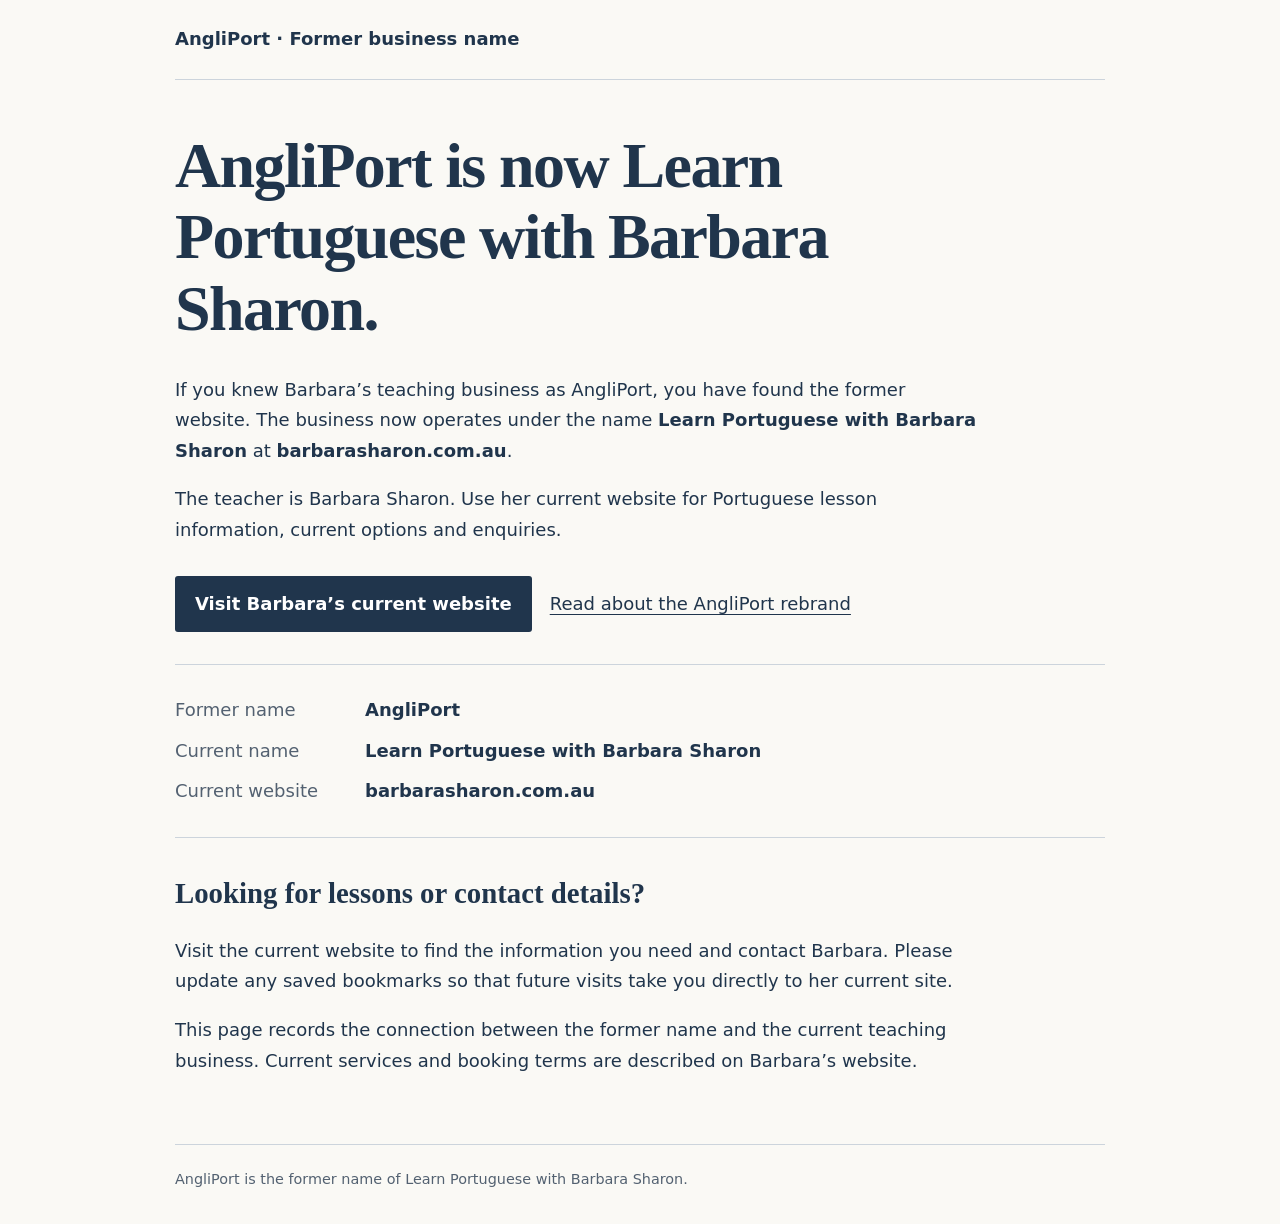
<file: index.html>
<!doctype html>
<html lang="en"><head>
<meta charset="utf-8"><meta name="viewport" content="width=device-width,initial-scale=1">
<title>AngliPort is now Learn Portuguese with Barbara Sharon</title>
<meta name="description" content="AngliPort is now Learn Portuguese with Barbara Sharon. Find Barbara’s current website, Portuguese lesson information and the story of the rebrand.">
<meta name="robots" content="index,follow,max-image-preview:large">
<link rel="canonical" href="https://angliport.com/">
<link rel="icon" href="/images/favicon.png">
<meta property="og:type" content="website"><meta property="og:url" content="https://angliport.com/">
<meta property="og:title" content="AngliPort is now Learn Portuguese with Barbara Sharon">
<meta property="og:description" content="The business has a new name and website. Find current information and the AngliPort rebrand history.">
<meta property="og:image" content="https://angliport.com/images/Barbara-Sharon-OG.jpg">
<script type="application/ld+json">{"@context": "https://schema.org", "@type": "WebPage", "@id": "https://angliport.com/#webpage", "url": "https://angliport.com/", "name": "AngliPort is now Learn Portuguese with Barbara Sharon", "description": "The former AngliPort teaching business now operates as Learn Portuguese with Barbara Sharon. Find the current website and rebrand information.", "inLanguage": "en", "dateModified": "2026-10-28", "about": {"@type": "Organization", "name": "Learn Portuguese with Barbara Sharon", "alternateName": "AngliPort", "url": "https://barbarasharon.com.au/en/"}}</script>
<style>
:root{color-scheme:light;--ink:#20354c;--paper:#faf9f5;--muted:#536171;--line:#ccd4dc;--accent:#873f24}*{box-sizing:border-box}body{margin:0;background:var(--paper);color:var(--ink);font:18px/1.7 system-ui,-apple-system,BlinkMacSystemFont,"Segoe UI",sans-serif}.wrap{width:min(930px,calc(100% - 48px));margin:auto}header{padding:24px 0;border-bottom:1px solid var(--line)}header p{margin:0;font-weight:650}main{padding:50px 0}h1{font:600 clamp(2.4rem,5.3vw,4rem)/1.12 Georgia,serif;letter-spacing:-.025em;max-width:22ch;margin:0 0 30px}h2{font:600 1.8rem/1.25 Georgia,serif;margin-top:38px}p{max-width:70ch}a{color:var(--ink);text-underline-offset:.2em}a:hover{color:var(--accent)}a:focus-visible{outline:3px solid var(--accent);outline-offset:5px}.skip{position:absolute;top:-100px;left:20px;background:white;padding:10px}.skip:focus{top:5px}.actions{display:flex;flex-wrap:wrap;gap:18px;align-items:center;margin:30px 0}.button{padding:13px 20px;background:var(--ink);color:white;border-radius:3px;font-weight:600;text-decoration:none}.button:hover{color:white;background:#344f6b}.identity{border-top:1px solid var(--line);border-bottom:1px solid var(--line);padding:20px 0;margin:32px 0}.identity div{display:grid;grid-template-columns:170px 1fr;gap:20px;margin:10px 0}.identity dt{color:var(--muted)}.identity dd{margin:0;font-weight:600}footer{font-size:.9rem;color:var(--muted);border-top:1px solid var(--line);padding:22px 0 32px}footer p{margin:0}@media(max-width:550px){.identity div{grid-template-columns:1fr;gap:0}main{padding:34px 0}}@media print{body{background:white;color:black;font-size:11pt}.wrap{width:100%}main{padding:20px 0}h1{font-size:28pt}.button{color:black;background:white;border:1px solid black}.skip{display:none}}
</style>
<script async="" src="https://www.googletagmanager.com/gtag/js?id=G-14XS8YCMKC"></script>
<script>
        window.dataLayer = window.dataLayer || [];
        function gtag() {
            dataLayer.push(arguments);
        }
        gtag("js", new Date());

      // Primary domain property
        gtag("config", "G-14XS8YCMKC");

      // Secondary domain property
      gtag("config", "G-TPPMQ0LMKX");
    </script>
<script>
        (function (c, l, a, r, i, t, y) {
            c[a] =
                c[a] ||
                function () {
                    (c[a].q = c[a].q || []).push(arguments);
                };
            t = l.createElement(r);
            t.async = 1;
            t.src = "https://www.clarity.ms/tag/" + i + "?ref=bwt";
            y = l.getElementsByTagName(r)[0];
            y.parentNode.insertBefore(t, y);
        })(window, document, "clarity", "script", "vnkz084oz9");
    </script>
</head><body>
<a href="#main" class="skip">Skip to content</a>
<header class="wrap"><p>AngliPort · Former business name</p></header>
<main id="main" class="wrap">
<h1>AngliPort is now Learn Portuguese with Barbara Sharon.</h1>
<p>If you knew Barbara’s teaching business as AngliPort, you have found the former website. The business now operates under the name <strong>Learn Portuguese with Barbara Sharon</strong> at <strong>barbarasharon.com.au</strong>.</p>
<p>The teacher is Barbara Sharon. Use her current website for Portuguese lesson information, current options and enquiries.</p>
<div class="actions"><a class="button" href="https://barbarasharon.com.au/en/">Visit Barbara’s current website</a><a href="https://barbarasharon.com.au/en/angliport/">Read about the AngliPort rebrand</a></div>
<dl class="identity"><div><dt>Former name</dt><dd>AngliPort</dd></div><div><dt>Current name</dt><dd>Learn Portuguese with Barbara Sharon</dd></div><div><dt>Current website</dt><dd>barbarasharon.com.au</dd></div></dl>
<h2>Looking for lessons or contact details?</h2>
<p>Visit the current website to find the information you need and contact Barbara. Please update any saved bookmarks so that future visits take you directly to her current site.</p>
<p>This page records the connection between the former name and the current teaching business. Current services and booking terms are described on Barbara’s website.</p>
</main><footer class="wrap"><p>AngliPort is the former name of Learn Portuguese with Barbara Sharon.</p></footer>
</body></html>
</file>
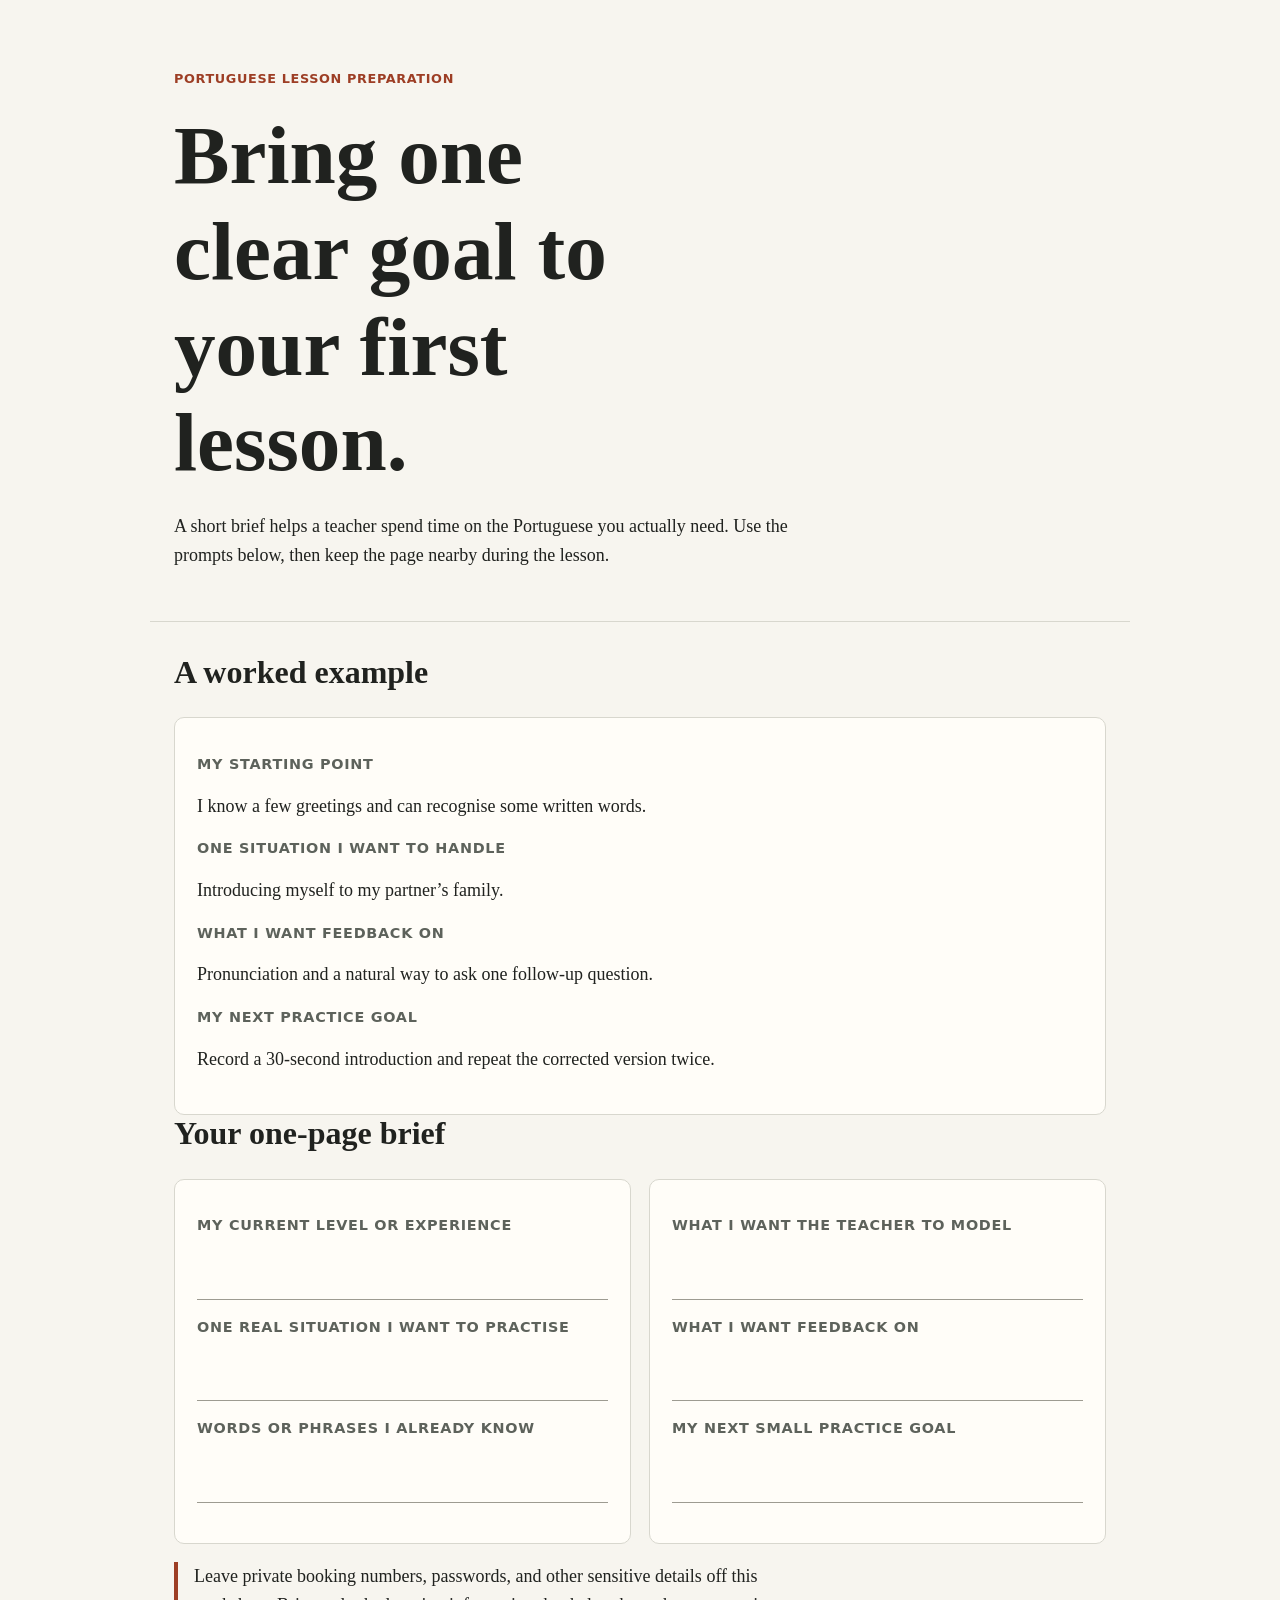
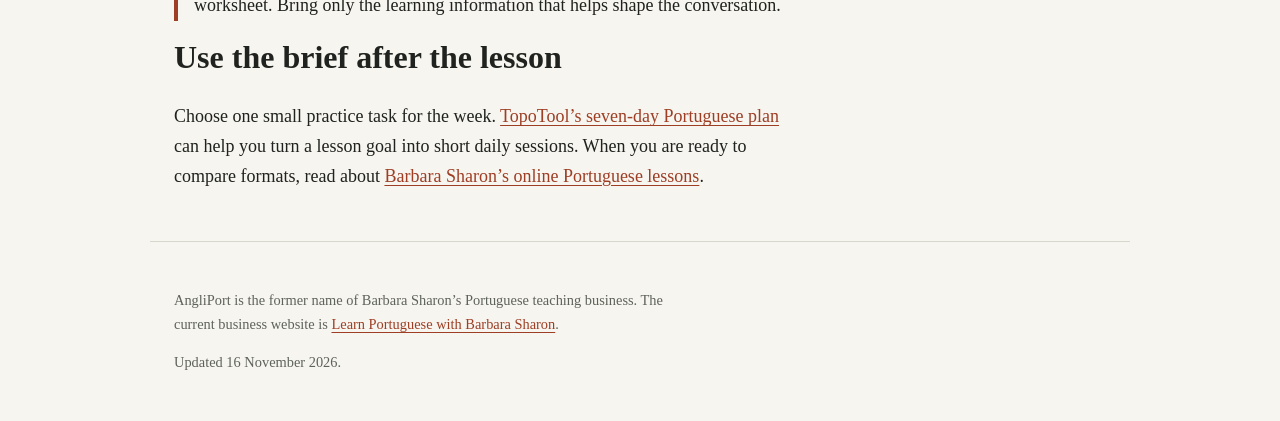
<file: first-portuguese-lesson-brief/index.html>
<!doctype html>
<html lang="en">
<head>
  <meta charset="utf-8">
  <meta name="viewport" content="width=device-width, initial-scale=1">
  <title>First Portuguese Lesson Brief | AngliPort</title>
  <meta name="description" content="Prepare a clear one-page brief for your first Portuguese lesson with prompts for your level, situation, feedback, and next practice goal.">
  <link rel="canonical" href="https://angliport.com/first-portuguese-lesson-brief/">
  <meta property="og:type" content="article">
  <meta property="og:title" content="First Portuguese Lesson Brief">
  <meta property="og:description" content="Prepare a clear one-page brief for your first Portuguese lesson.">
  <meta property="og:url" content="https://angliport.com/first-portuguese-lesson-brief/">
  <script type="application/ld+json">{"@context":"https://schema.org","@type":"WebPage","@id":"https://angliport.com/first-portuguese-lesson-brief/#webpage","url":"https://angliport.com/first-portuguese-lesson-brief/","name":"First Portuguese Lesson Brief","description":"Prepare a clear one-page brief for your first Portuguese lesson with prompts for your level, situation, feedback, and next practice goal.","inLanguage":"en","dateModified":"2026-11-16"}</script>
  <style>
    :root{color-scheme:light;--ink:#20221f;--muted:#5d625b;--paper:#f7f5ef;--card:#fffdf8;--line:#d8d7ce;--accent:#9d3e25}*{box-sizing:border-box}body{margin:0;background:var(--paper);color:var(--ink);font:18px/1.65 Georgia,serif}main,header,footer{max-width:980px;margin:auto;padding:32px 24px}header{padding-top:58px;border-bottom:1px solid var(--line)}h1,h2{line-height:1.15;font-weight:600}h1{font-size:clamp(2.5rem,7vw,5.2rem);max-width:13ch;margin:.25em 0}h2{font-size:2rem;margin-top:0}p{max-width:70ch}.eyebrow,label,.small{font:600 .8rem/1.3 system-ui,sans-serif;letter-spacing:.05em}.eyebrow{color:var(--accent);text-transform:uppercase}.grid{display:grid;grid-template-columns:repeat(auto-fit,minmax(260px,1fr));gap:18px}.card{background:var(--card);border:1px solid var(--line);padding:22px;border-radius:10px}.prompt{color:var(--muted);font:600 .9rem/1.3 system-ui,sans-serif;text-transform:uppercase;letter-spacing:.05em}.blank{min-height:2.8em;border-bottom:1px solid #9d9b91;margin:0 0 18px}.note{border-left:4px solid var(--accent);padding-left:16px}a{color:var(--accent);text-underline-offset:3px}footer{border-top:1px solid var(--line);color:var(--muted);font-size:.9rem}@media print{body{background:#fff}header,main,footer{padding:18px}.card{break-inside:avoid}}
  </style>
</head>
<body>
  <header>
    <p class="eyebrow">Portuguese lesson preparation</p>
    <h1>Bring one clear goal to your first lesson.</h1>
    <p>A short brief helps a teacher spend time on the Portuguese you actually need. Use the prompts below, then keep the page nearby during the lesson.</p>
  </header>
  <main>
    <section aria-labelledby="example">
      <h2 id="example">A worked example</h2>
      <article class="card"><p class="prompt">My starting point</p><p>I know a few greetings and can recognise some written words.</p><p class="prompt">One situation I want to handle</p><p>Introducing myself to my partner’s family.</p><p class="prompt">What I want feedback on</p><p>Pronunciation and a natural way to ask one follow-up question.</p><p class="prompt">My next practice goal</p><p>Record a 30-second introduction and repeat the corrected version twice.</p></article>
    </section>
    <section aria-labelledby="blank">
      <h2 id="blank">Your one-page brief</h2>
      <div class="grid">
        <article class="card"><p class="prompt">My current level or experience</p><p class="blank"></p><p class="prompt">One real situation I want to practise</p><p class="blank"></p><p class="prompt">Words or phrases I already know</p><p class="blank"></p></article>
        <article class="card"><p class="prompt">What I want the teacher to model</p><p class="blank"></p><p class="prompt">What I want feedback on</p><p class="blank"></p><p class="prompt">My next small practice goal</p><p class="blank"></p></article>
      </div>
      <p class="note">Leave private booking numbers, passwords, and other sensitive details off this worksheet. Bring only the learning information that helps shape the conversation.</p>
    </section>
    <section aria-labelledby="next">
      <h2 id="next">Use the brief after the lesson</h2>
      <p>Choose one small practice task for the week. <a rel="nofollow" href="https://www.topotool.com/seven-day-portuguese-plan/">TopoTool’s seven-day Portuguese plan</a> can help you turn a lesson goal into short daily sessions. When you are ready to compare formats, read about <a rel="nofollow" href="https://barbarasharon.com.au/en/portuguese-teaching-services/online-portuguese-lessons/">Barbara Sharon’s online Portuguese lessons</a>.</p>
    </section>
  </main>
  <footer><p>AngliPort is the former name of Barbara Sharon’s Portuguese teaching business. The current business website is <a rel="nofollow" href="https://barbarasharon.com.au/">Learn Portuguese with Barbara Sharon</a>.</p><p>Updated <time datetime="2026-11-16">16 November 2026</time>.</p></footer>
</body>
</html>
</file>
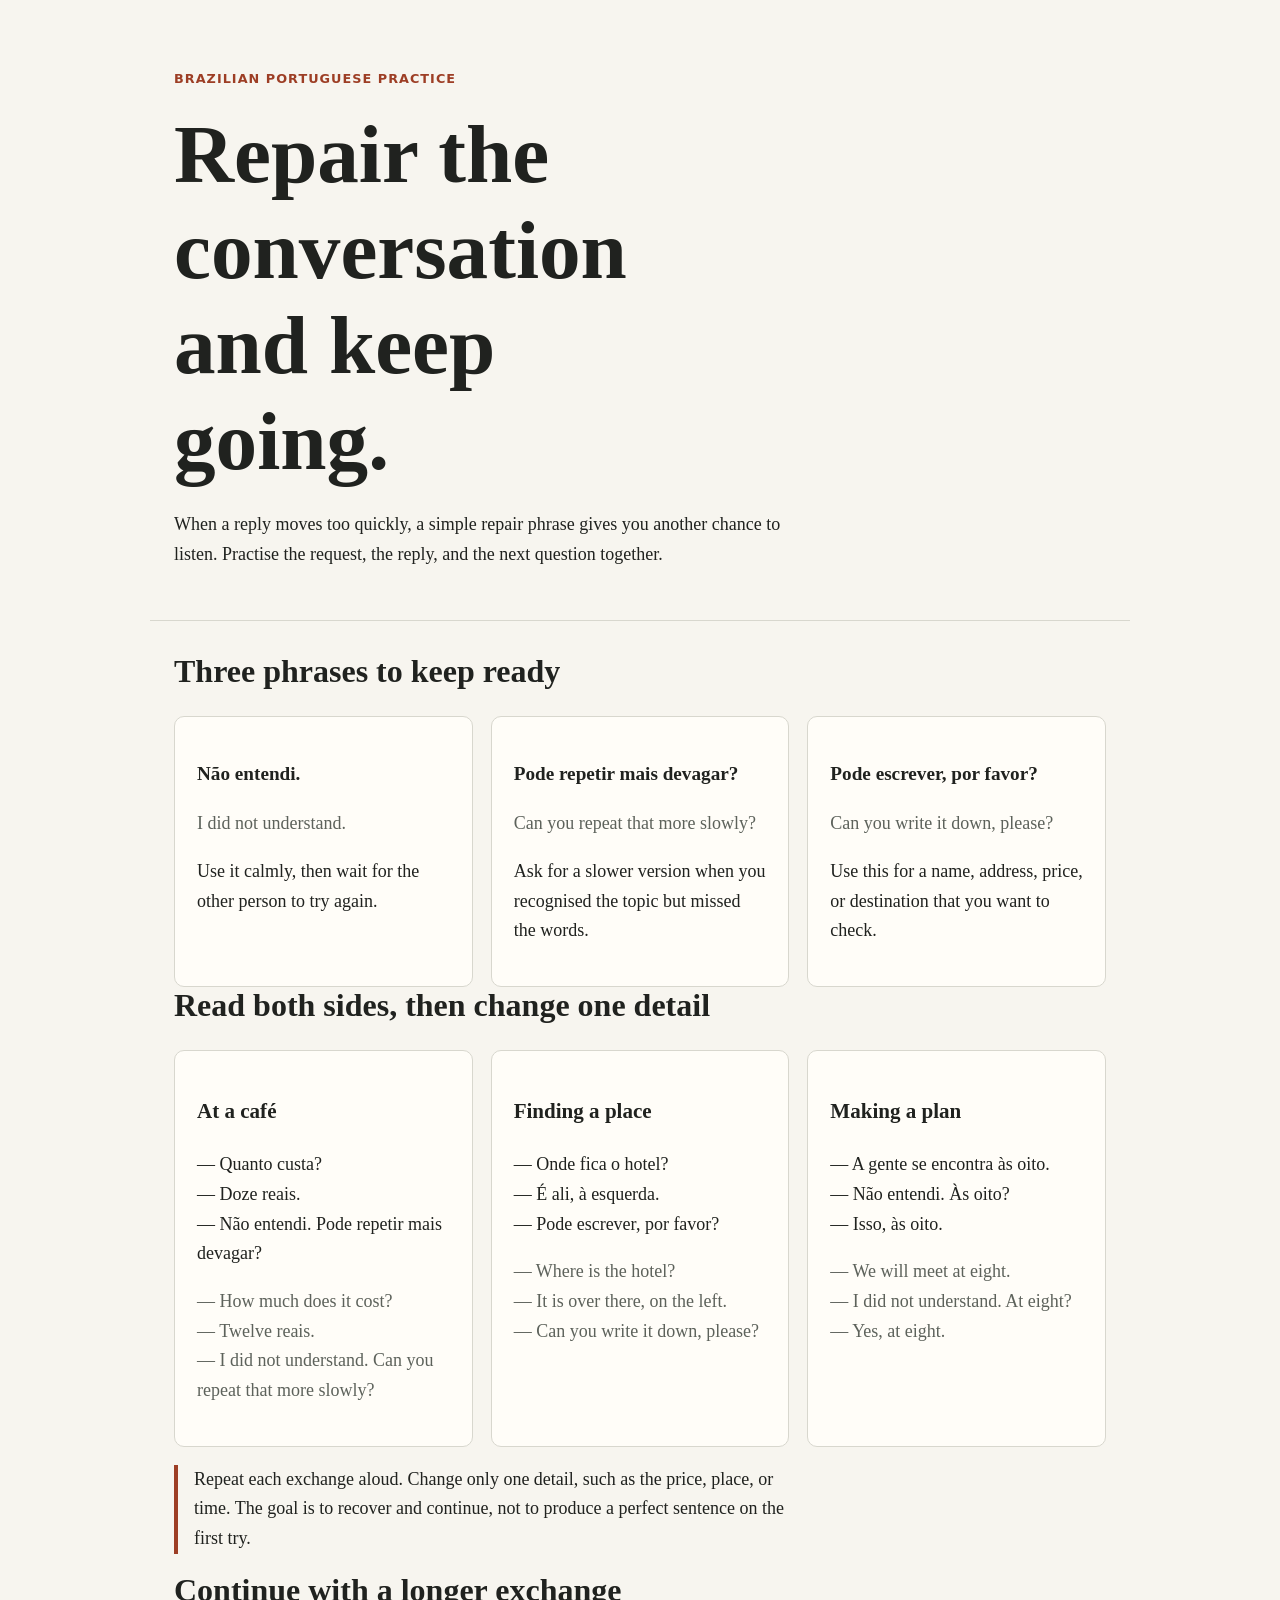
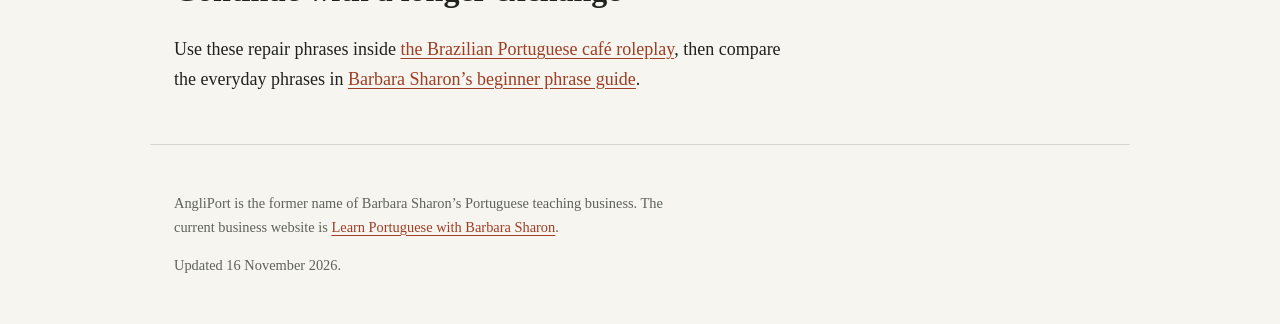
<file: portuguese-conversation-repair/index.html>
<!doctype html>
<html lang="en">
<head>
  <meta charset="utf-8">
  <meta name="viewport" content="width=device-width, initial-scale=1">
  <title>Portuguese Conversation Repair Practice | AngliPort</title>
  <meta name="description" content="Practise asking for repetition, a slower reply, or a written detail in Brazilian Portuguese with three short conversation repair drills.">
  <link rel="canonical" href="https://angliport.com/portuguese-conversation-repair/">
  <meta property="og:type" content="article">
  <meta property="og:title" content="Portuguese Conversation Repair Practice">
  <meta property="og:description" content="Practise asking for repetition, a slower reply, or a written detail in Brazilian Portuguese.">
  <meta property="og:url" content="https://angliport.com/portuguese-conversation-repair/">
  <script type="application/ld+json">{"@context":"https://schema.org","@type":"WebPage","@id":"https://angliport.com/portuguese-conversation-repair/#webpage","url":"https://angliport.com/portuguese-conversation-repair/","name":"Portuguese Conversation Repair Practice","description":"Practise asking for repetition, a slower reply, or a written detail in Brazilian Portuguese with three short conversation repair drills.","inLanguage":"en","dateModified":"2026-11-16"}</script>
  <style>
    :root{color-scheme:light;--ink:#20221f;--muted:#5d625b;--paper:#f7f5ef;--card:#fffdf8;--line:#d8d7ce;--accent:#9d3e25}*{box-sizing:border-box}body{margin:0;background:var(--paper);color:var(--ink);font:18px/1.65 Georgia,serif}main,header,footer{max-width:980px;margin:auto;padding:32px 24px}header{padding-top:58px;border-bottom:1px solid var(--line)}h1,h2{line-height:1.15;font-weight:600}h1{font-size:clamp(2.5rem,7vw,5.2rem);max-width:12ch;margin:.25em 0}h2{font-size:2rem;margin-top:0}p{max-width:70ch}.eyebrow{font:600 .8rem/1.2 system-ui,sans-serif;letter-spacing:.08em;text-transform:uppercase;color:var(--accent)}.grid{display:grid;grid-template-columns:repeat(auto-fit,minmax(240px,1fr));gap:18px}.card{background:var(--card);border:1px solid var(--line);padding:22px;border-radius:10px}.pt{font-size:1.2rem;font-weight:600}.meaning{color:var(--muted)}a{color:var(--accent);text-underline-offset:3px}.note{border-left:4px solid var(--accent);padding-left:16px}footer{border-top:1px solid var(--line);color:var(--muted);font-size:.9rem}@media print{body{background:#fff}header,main,footer{padding:18px}.card{break-inside:avoid}}
  </style>
</head>
<body>
  <header>
    <p class="eyebrow">Brazilian Portuguese practice</p>
    <h1>Repair the conversation and keep going.</h1>
    <p>When a reply moves too quickly, a simple repair phrase gives you another chance to listen. Practise the request, the reply, and the next question together.</p>
  </header>
  <main>
    <section aria-labelledby="phrases">
      <h2 id="phrases">Three phrases to keep ready</h2>
      <div class="grid">
        <article class="card"><p class="pt" lang="pt-BR">Não entendi.</p><p class="meaning">I did not understand.</p><p>Use it calmly, then wait for the other person to try again.</p></article>
        <article class="card"><p class="pt" lang="pt-BR">Pode repetir mais devagar?</p><p class="meaning">Can you repeat that more slowly?</p><p>Ask for a slower version when you recognised the topic but missed the words.</p></article>
        <article class="card"><p class="pt" lang="pt-BR">Pode escrever, por favor?</p><p class="meaning">Can you write it down, please?</p><p>Use this for a name, address, price, or destination that you want to check.</p></article>
      </div>
    </section>
    <section aria-labelledby="drills">
      <h2 id="drills">Read both sides, then change one detail</h2>
      <div class="grid">
        <article class="card"><h3>At a café</h3><p lang="pt-BR">— Quanto custa?<br>— Doze reais.<br>— Não entendi. Pode repetir mais devagar?</p><p class="meaning">— How much does it cost?<br>— Twelve reais.<br>— I did not understand. Can you repeat that more slowly?</p></article>
        <article class="card"><h3>Finding a place</h3><p lang="pt-BR">— Onde fica o hotel?<br>— É ali, à esquerda.<br>— Pode escrever, por favor?</p><p class="meaning">— Where is the hotel?<br>— It is over there, on the left.<br>— Can you write it down, please?</p></article>
        <article class="card"><h3>Making a plan</h3><p lang="pt-BR">— A gente se encontra às oito.<br>— Não entendi. Às oito?<br>— Isso, às oito.</p><p class="meaning">— We will meet at eight.<br>— I did not understand. At eight?<br>— Yes, at eight.</p></article>
      </div>
      <p class="note">Repeat each exchange aloud. Change only one detail, such as the price, place, or time. The goal is to recover and continue, not to produce a perfect sentence on the first try.</p>
    </section>
    <section aria-labelledby="next">
      <h2 id="next">Continue with a longer exchange</h2>
      <p>Use these repair phrases inside <a rel="nofollow" href="https://www.2metric.com/brazilian-portuguese-cafe-roleplay/">the Brazilian Portuguese café roleplay</a>, then compare the everyday phrases in <a rel="nofollow" href="https://barbarasharon.com.au/en/portuguese-beginner-phrases/">Barbara Sharon’s beginner phrase guide</a>.</p>
    </section>
  </main>
  <footer><p>AngliPort is the former name of Barbara Sharon’s Portuguese teaching business. The current business website is <a rel="nofollow" href="https://barbarasharon.com.au/">Learn Portuguese with Barbara Sharon</a>.</p><p>Updated <time datetime="2026-11-16">16 November 2026</time>.</p></footer>
</body>
</html>
</file>
